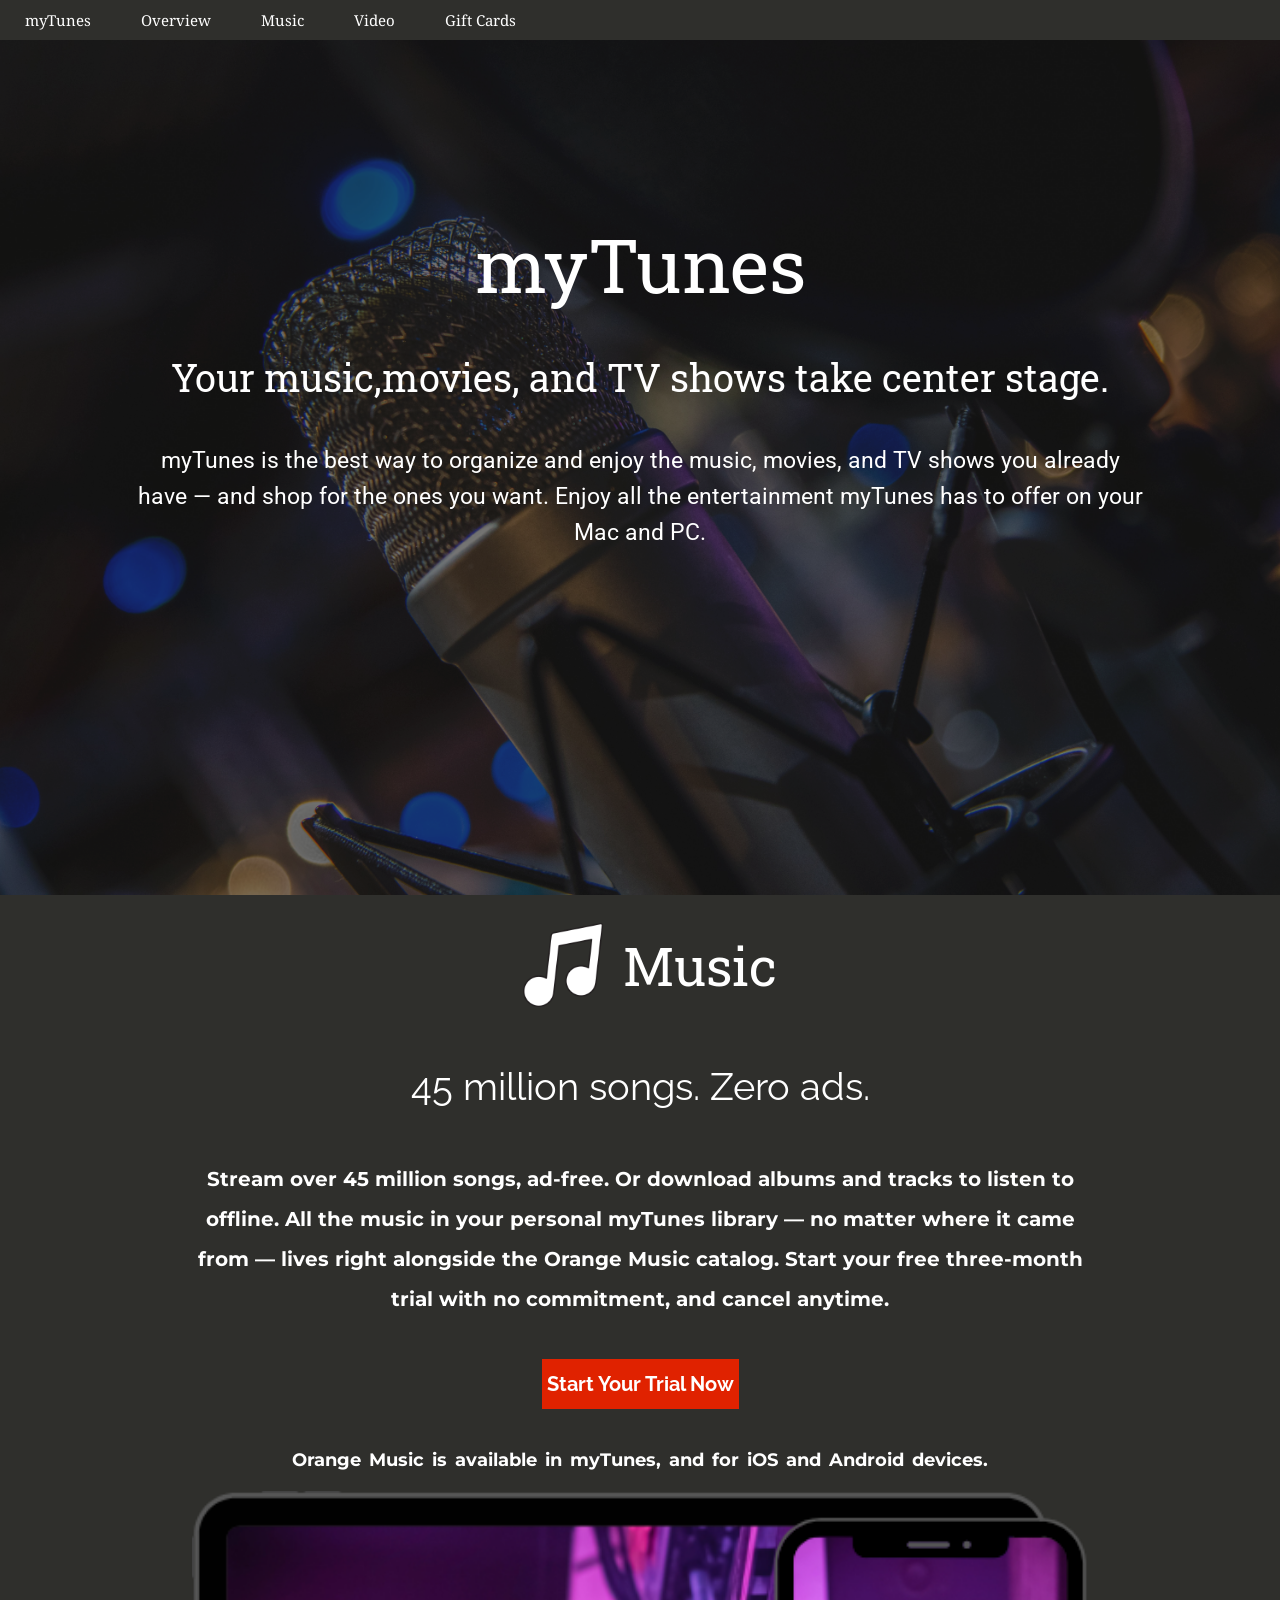
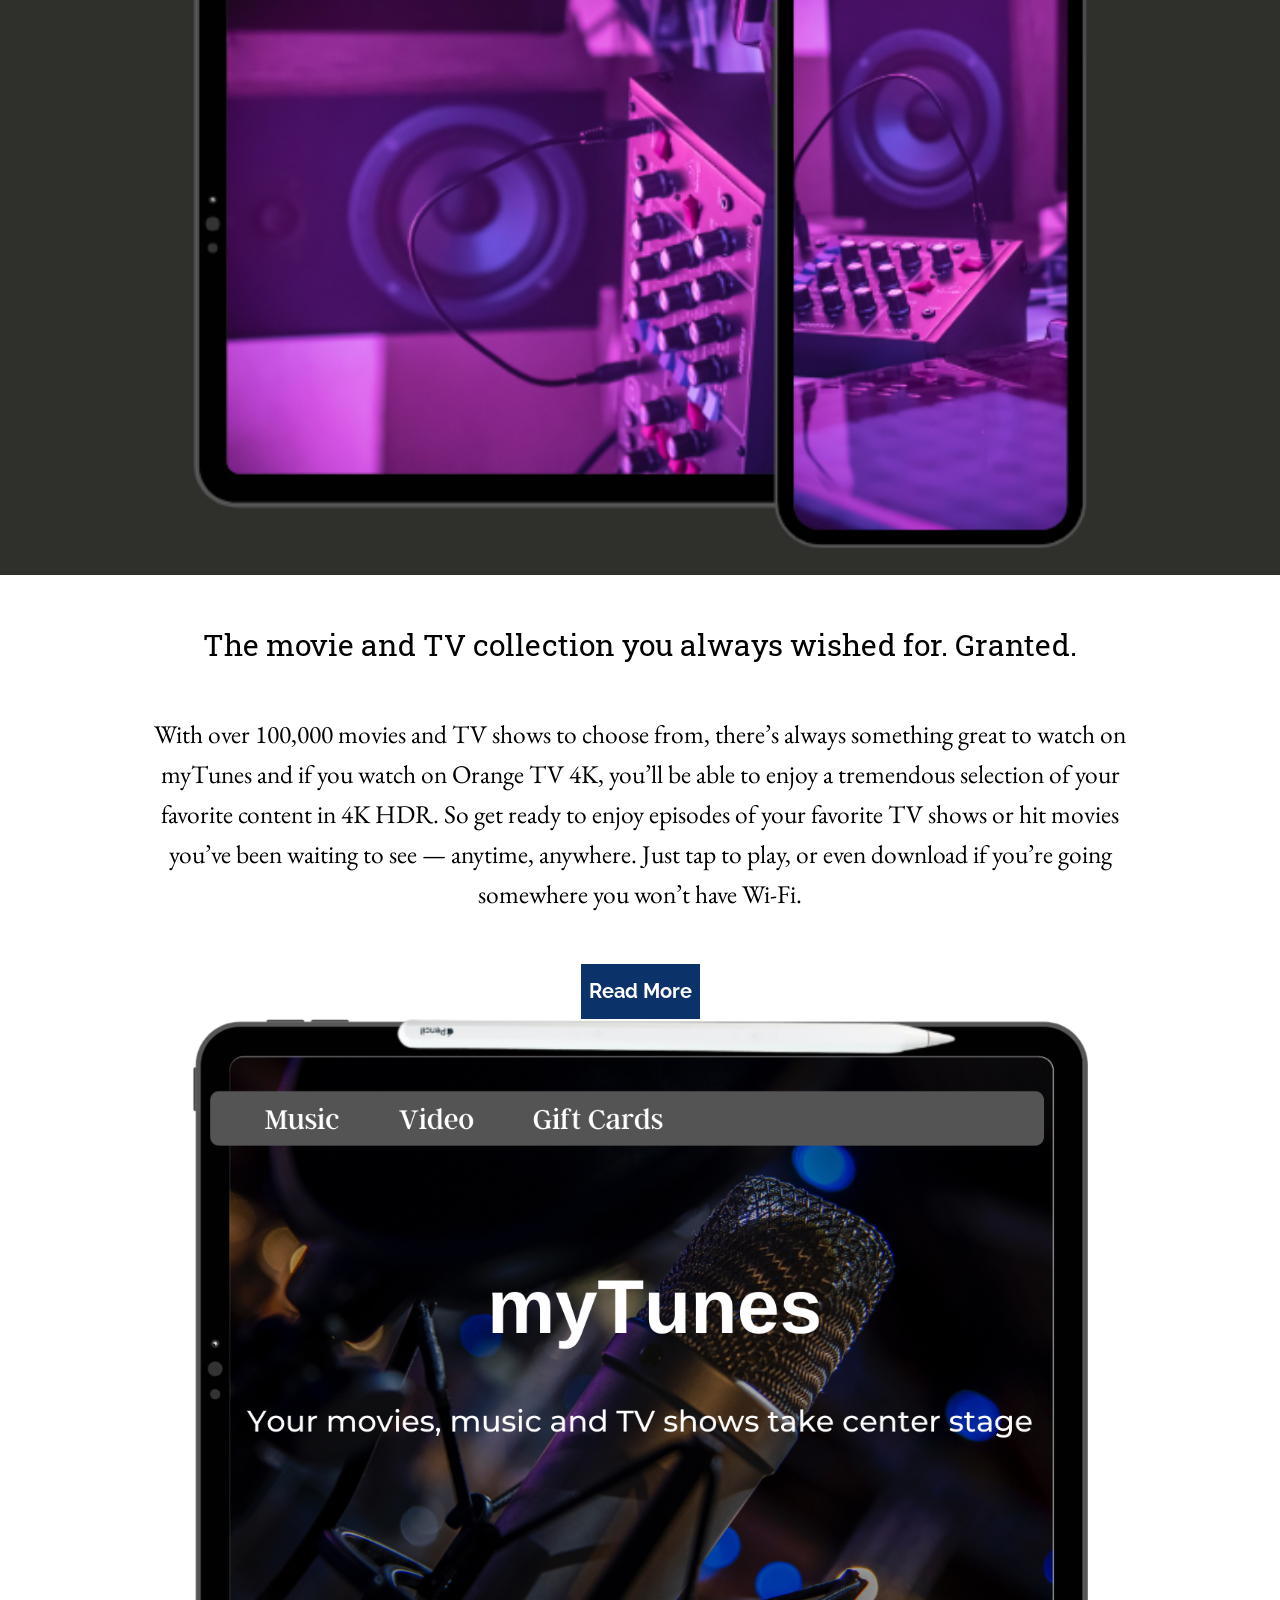
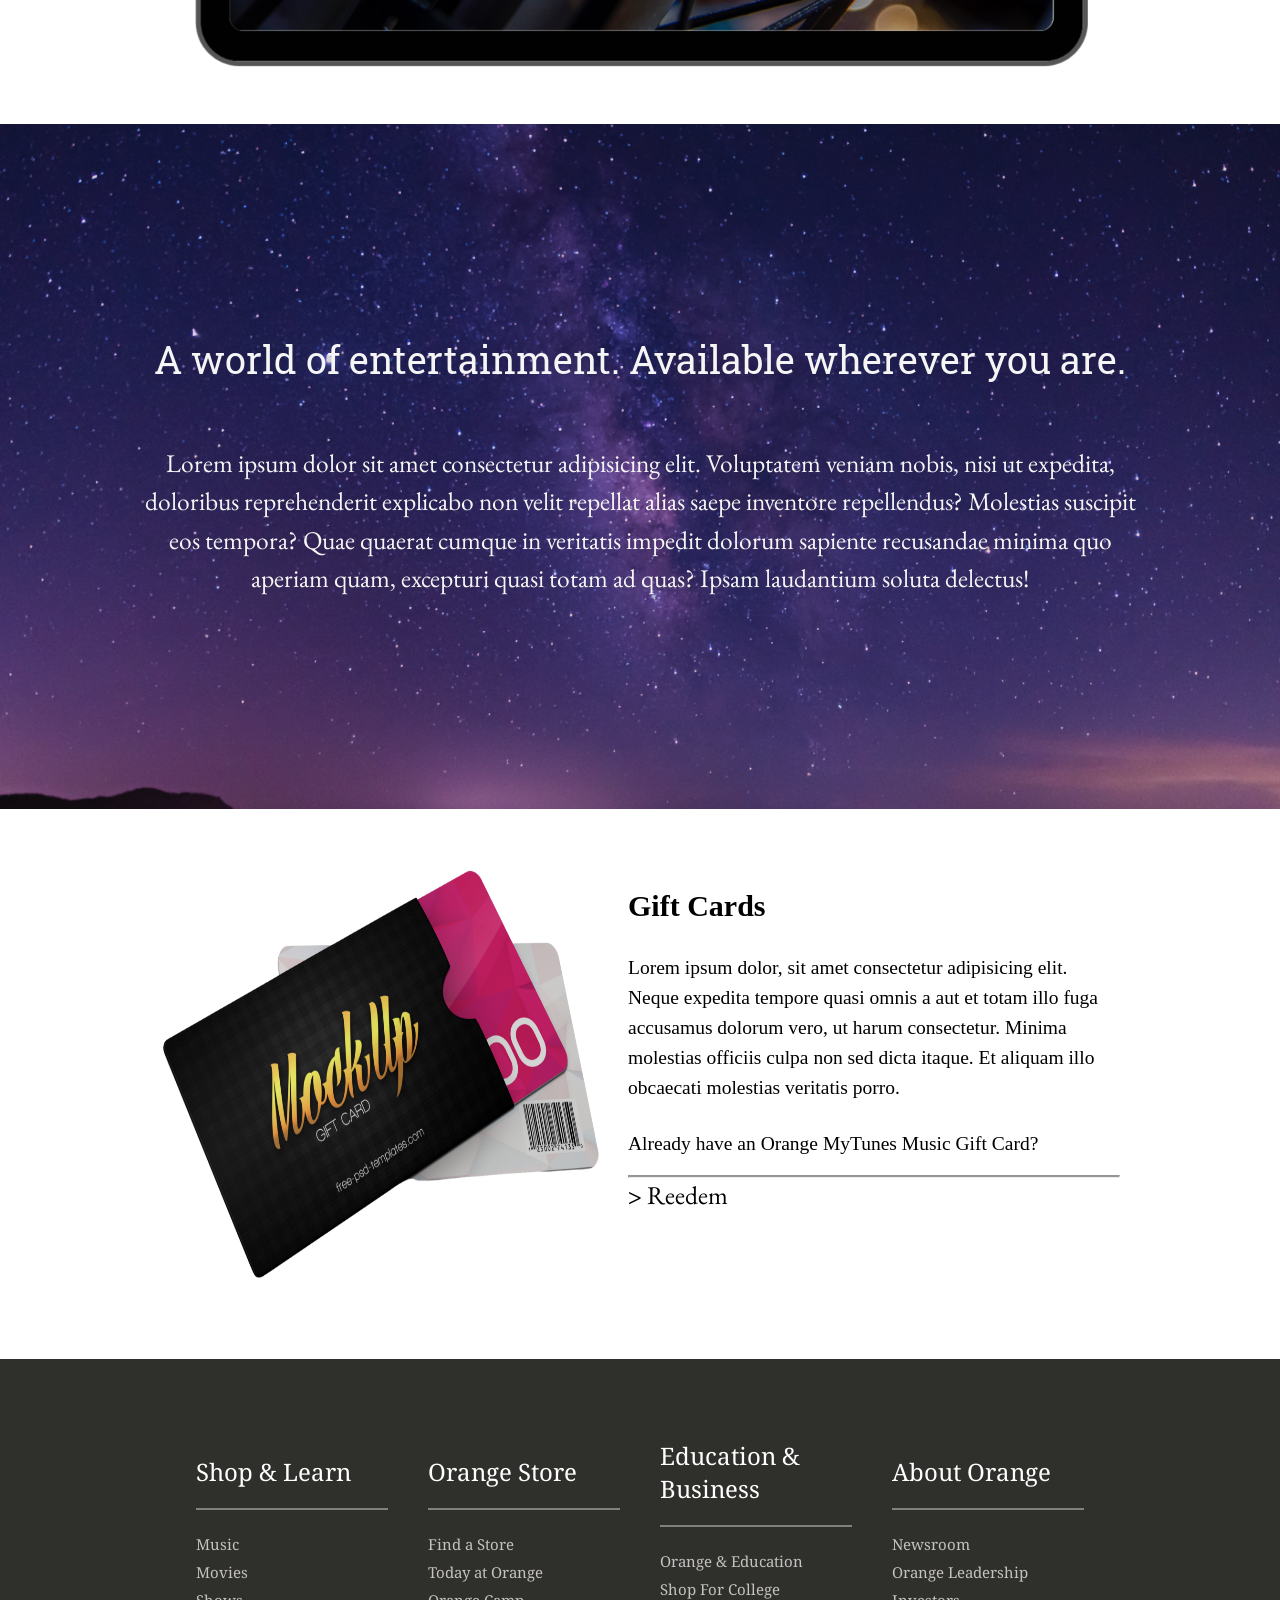
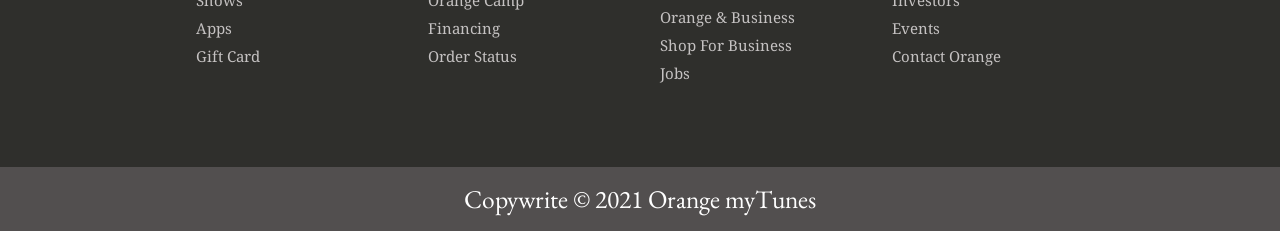
<file: index.html>
<!DOCTYPE html>
<html lang="en">

<head>
    <meta charset="UTF-8">
    <meta http-equiv="X-UA-Compatible" content="IE=edge">
    <meta name="viewport" content="width=device-width, initial-scale=1.0">
    <title>music-store-page</title>
    <link rel="stylesheet" href="style.css">
    <link href="https://fonts.googleapis.com/css2?family=Noto+Serif&display=swap" rel="stylesheet">
    <link href="https://fonts.googleapis.com/css2?family=Roboto+Slab:wght@500;600&display=swap" rel="stylesheet">
    <link href="https://fonts.googleapis.com/css2?family=Roboto+Slab:wght@300;500;600&family=Roboto:wght@300&display=swap" rel="stylesheet">
    <link href="https://fonts.googleapis.com/css2?family=Raleway:wght@600&display=swap" rel="stylesheet">
    <link href="https://fonts.googleapis.com/css2?family=Montserrat:wght@300&family=Raleway:wght@200&display=swap" rel="stylesheet">
    <link href="https://fonts.googleapis.com/css2?family=Montserrat:wght@300&family=Raleway:wght@200;500&display=swap" rel="stylesheet">
    <link href="https://fonts.googleapis.com/css2?family=EB+Garamond&display=swap" rel="stylesheet">
</head>




<body>
    <header>
        <div class="navbar">
            <a href="#">
                <li>myTunes</li>
            </a>
            <a href="#">
                <li>Overview</li>
            </a>
            <a href="#">
                <li>Music</li>
            </a>
            <a href="#">
                <li>Video</li>
            </a>
            <a href="">
                <li>Gift Cards</li>
            </a>
        </div>
    </header>
    <section class="section-1">

        <div class="main">
            <div class="font-color" id="heading-1">
                myTunes
            </div>
            <div class="font-color" id="heading-2">
                Your music,movies, and TV shows take center stage.
            </div>
            <div class="font-color i" id="content">
                myTunes is the best way to organize and enjoy the music, movies, and TV shows you already have — and shop for the ones you want. Enjoy all the entertainment myTunes has to offer on your Mac and PC.
            </div>
        </div>

    </section>
    <section class="section-2">
        <div class="main-div ">
            <div class="music flex">
                <div class="logo">
                    <img src="music-logo.png" alt="">
                </div>
                <div class="music-heading">
                    Music
                </div>
            </div>
            <div class="ads flex">
                45 million songs. Zero ads.
            </div>
            <div class="discription flex">
                Stream over 45 million songs, ad-free. Or download albums and tracks to listen to offline. All the music in your personal myTunes library — no matter where it came from — lives right alongside the Orange Music catalog. Start your free three-month trial
                with no commitment, and cancel anytime.
            </div>
            <div class="button-start flex">
                <button>Start Your Trial Now</button>
            </div>
            <div class="orange-heading flex">
                Orange Music is available in myTunes, and for iOS and Android devices.
            </div>
            <div class="image">
                <img src="final-image.png" alt="">
            </div>

        </div>
    </section>
    <section class="section-3">

        <div class="row-1">
            The movie and TV collection you always wished for. Granted.
        </div>
        <div class="row-2">
            With over 100,000 movies and TV shows to choose from, there’s always something great to watch on myTunes and if you watch on Orange TV 4K, you’ll be able to enjoy a tremendous selection of your favorite content in 4K HDR. So get ready to enjoy episodes
            of your favorite TV shows or hit movies you’ve been waiting to see — anytime, anywhere. Just tap to play, or even download if you’re going somewhere you won’t have Wi-Fi.
        </div>
        <div class="button-read-more">
            <button>Read More</button>
        </div>
        <div class="image-2">
            <img src="ipad-2-copy.png" alt="">
        </div>
    </section>
    <section class="section-4">
        <div class="world">
            A world of entertainment. Available wherever you are.
        </div>
        <div class="entertainment">
            Lorem ipsum dolor sit amet consectetur adipisicing elit. Voluptatem veniam nobis, nisi ut expedita, doloribus reprehenderit explicabo non velit repellat alias saepe inventore repellendus? Molestias suscipit eos tempora? Quae quaerat cumque in veritatis
            impedit dolorum sapiente recusandae minima quo aperiam quam, excepturi quasi totam ad quas? Ipsam laudantium soluta delectus!
        </div>
    </section>
    <section class="section-5">
        <div class="outside">
            <div class="column-1">
                <img src="Untitled design (58).png" alt="">
            </div>
            <div class="column-2">
                <div class="first">
                    Gift Cards
                </div>
                <div class="second">
                    Lorem ipsum dolor, sit amet consectetur adipisicing elit. Neque expedita tempore quasi omnis a aut et totam illo fuga accusamus dolorum vero, ut harum consectetur. Minima molestias officiis culpa non sed dicta itaque. Et aliquam illo obcaecati molestias
                    veritatis porro.
                </div>
                <div class="third">
                    Already have an Orange MyTunes Music Gift Card?
                </div>

                <hr>
                <div class="reedem">
                    <div class="arrow">
                        >
                    </div>
                    <div class="arrow-2">
                        Reedem
                    </div>
                </div>

            </div>
    </section>
    <section class="section-6">
        <div class="one">
            <div class="part-1">
                Shop & Learn
            </div>
            <hr color="grey">
            <div class="part-2">
                <div class="class">
                    Music
                </div>
                <div class="class">
                    Movies
                </div>
                <div class="class">
                    Shows
                </div>
                <div class="class">
                    Apps
                </div>
                <div class="class">
                    Gift Card
                </div>

            </div>
        </div>
        <div class="one">
            <div class="part-1">
                Orange Store
            </div>
            <hr color="grey">
            <div class="part-2">
                <div class="class">
                    Find a Store
                </div>
                <div class="class">
                    Today at Orange
                </div>
                <div class="class">
                    Orange Camp
                </div>
                <div class="class">
                    Financing
                </div>
                <div class="class">
                    Order Status
                </div>

            </div>

        </div>
        <div class="one">
            <div class="part-1">
                Education & Business
            </div>
            <hr color="grey">
            <div class="part-2">
                <div class="class">
                    Orange & Education
                </div>
                <div class="class">
                    Shop For College
                </div>
                <div class="class">
                    Orange & Business
                </div>
                <div class="class">
                    Shop For Business
                </div>
                <div class="class">
                    Jobs

                </div>

            </div>

        </div>
        <div class="one">
            <div class="part-1">
                About Orange
            </div>
            <hr color="grey">
            <div class="part-2">
                <div class="class">
                    Newsroom
                </div>
                <div class="class">
                    Orange Leadership
                </div>
                <div class="class">
                    Investors
                </div>
                <div class="class">
                    Events
                </div>
                <div class="class">

                    Contact Orange
                </div>

            </div>

        </div>

    </section>
    <footer>
        Copywrite &copy; 2021 Orange myTunes
    </footer>
</body>

</html>
</file>
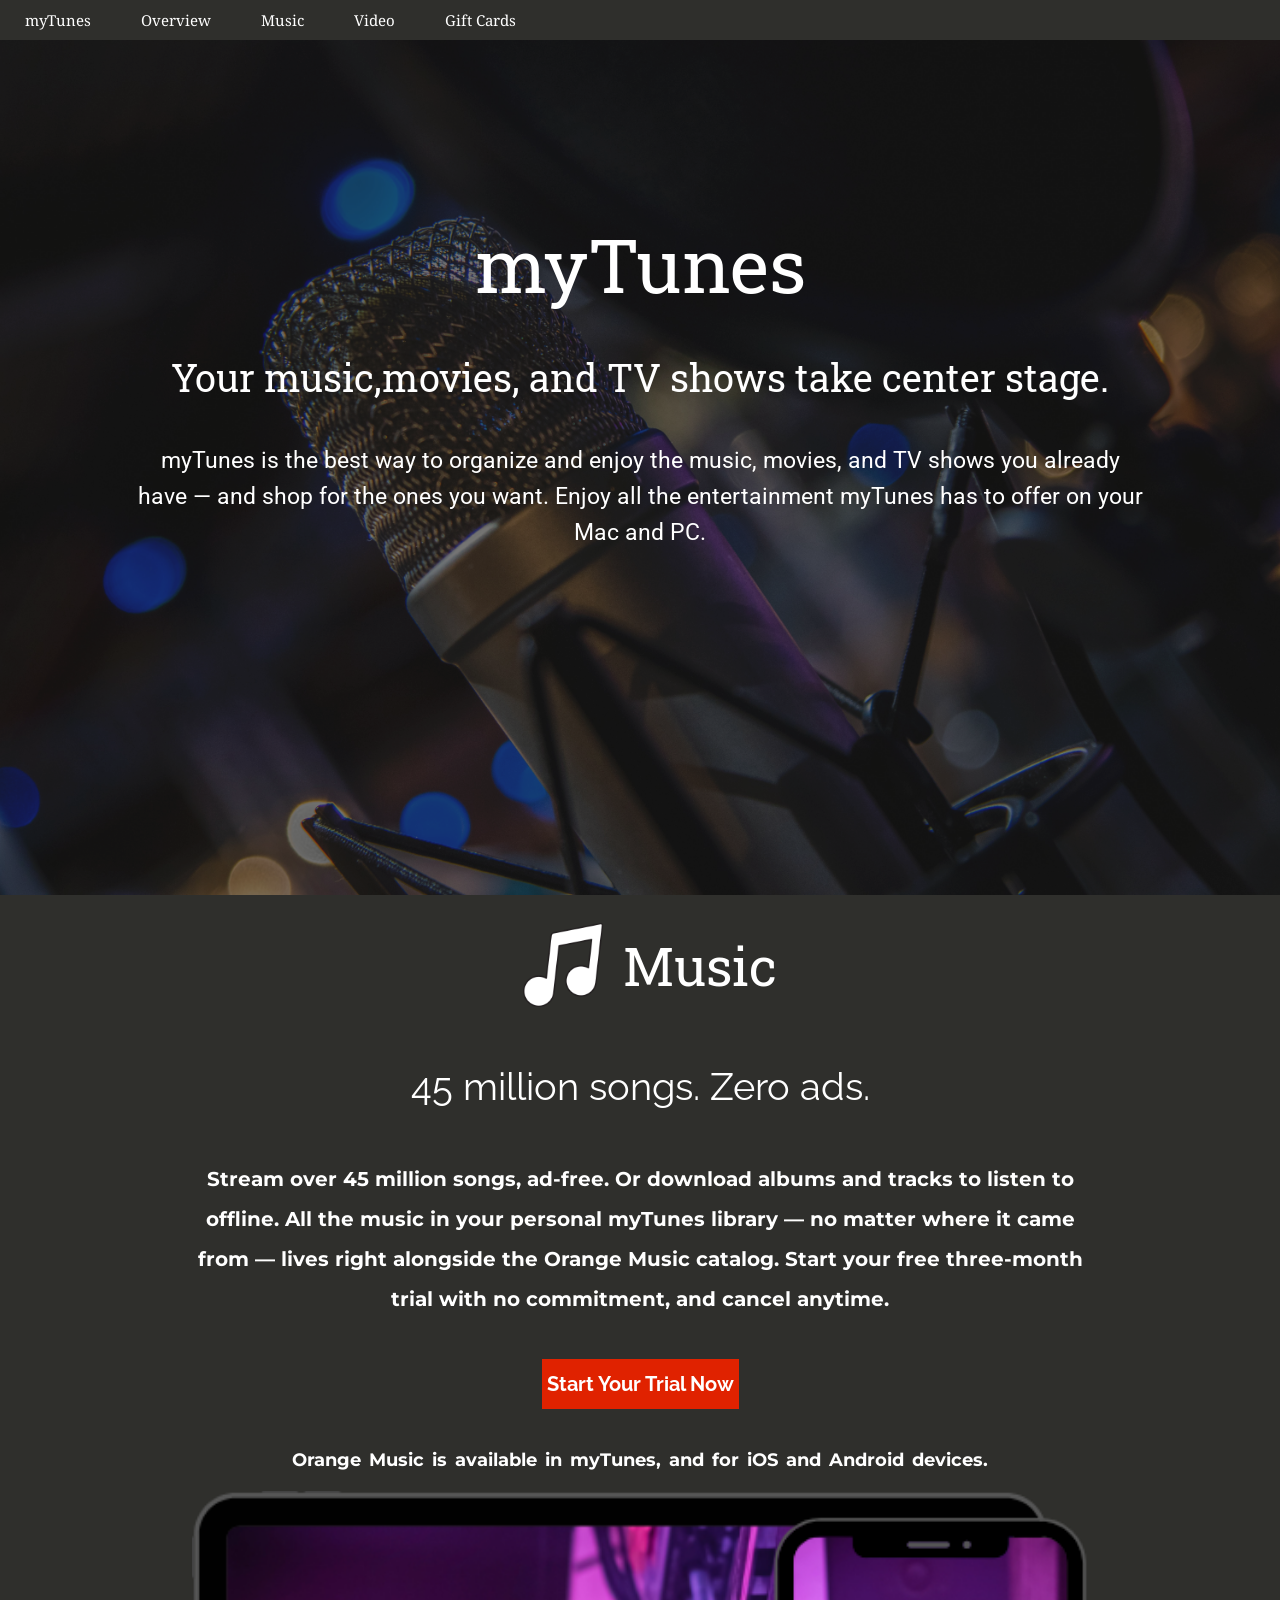
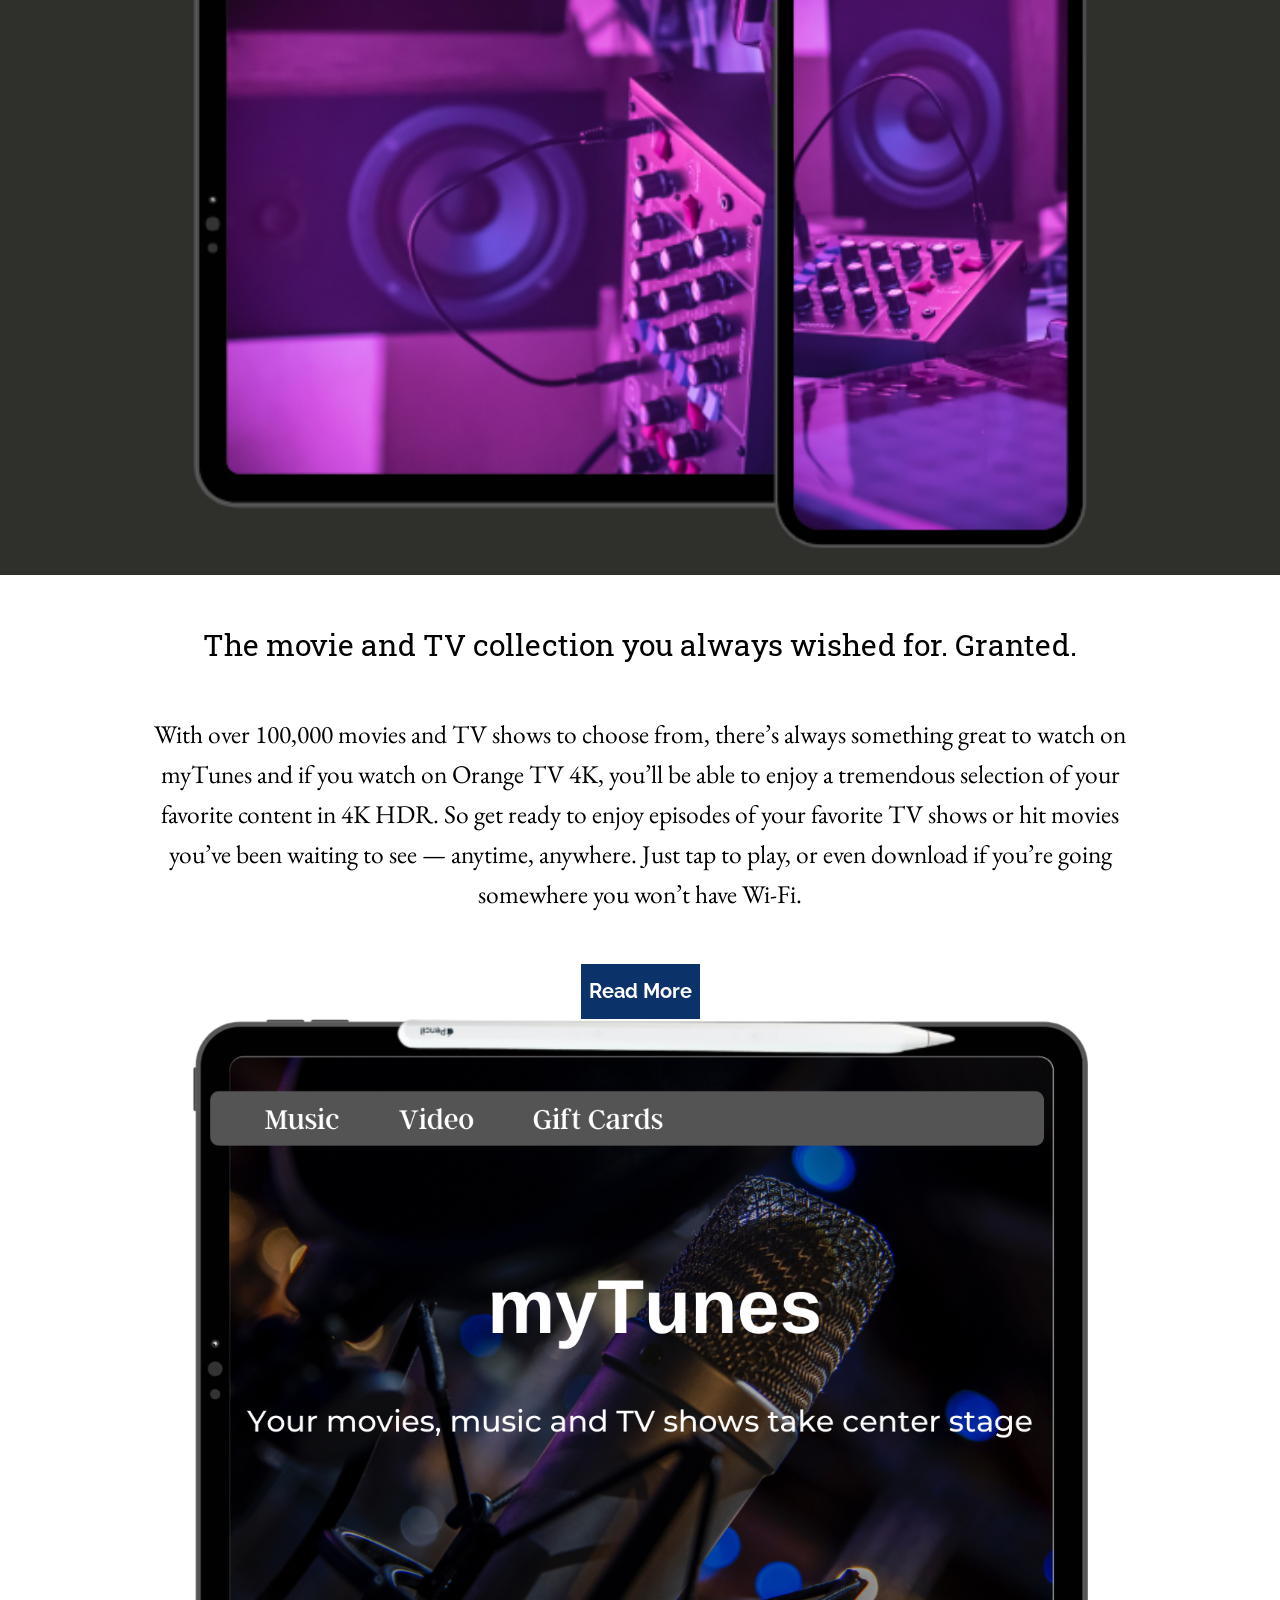
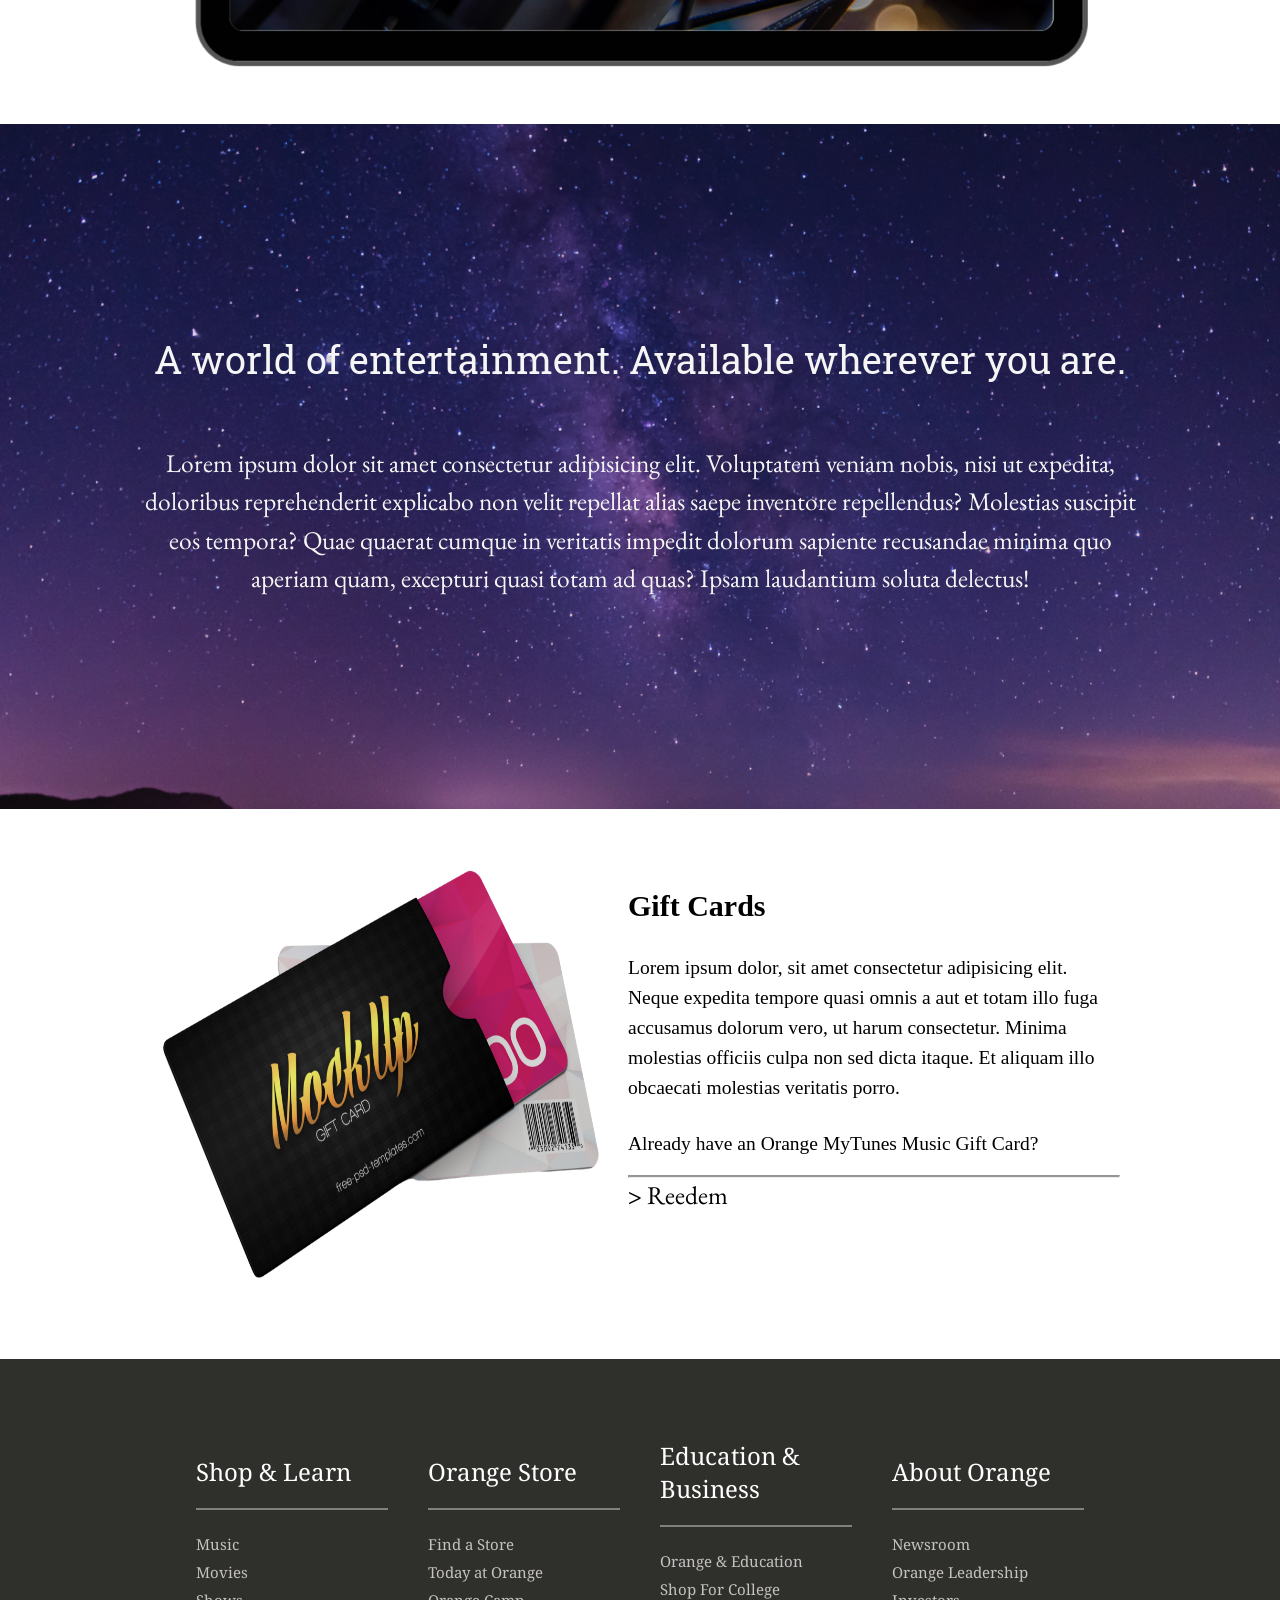
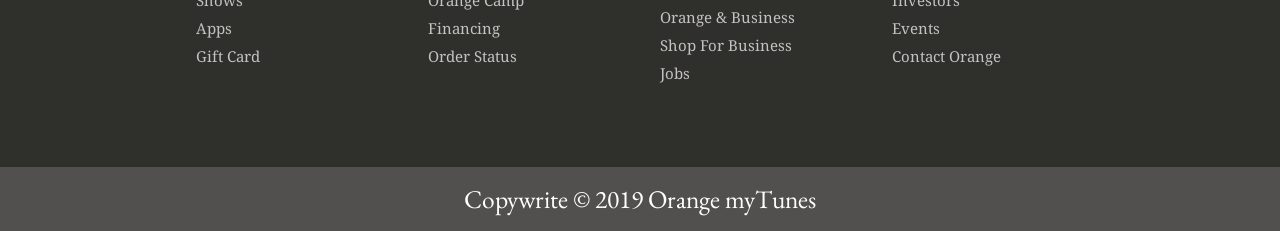
<file: music.html>
<!DOCTYPE html>
<html lang="en">

<head>
    <meta charset="UTF-8">
    <meta http-equiv="X-UA-Compatible" content="IE=edge">
    <meta name="viewport" content="width=device-width, initial-scale=1.0">
    <title>music-store-page</title>
</head>
<link rel="stylesheet" href="music.css">
<link href="https://fonts.googleapis.com/css2?family=Noto+Serif&display=swap" rel="stylesheet">
<link href="https://fonts.googleapis.com/css2?family=Roboto+Slab:wght@500;600&display=swap" rel="stylesheet">
<link href="https://fonts.googleapis.com/css2?family=Roboto+Slab:wght@300;500;600&family=Roboto:wght@300&display=swap" rel="stylesheet">
<link href="https://fonts.googleapis.com/css2?family=Raleway:wght@600&display=swap" rel="stylesheet">
<link href="https://fonts.googleapis.com/css2?family=Montserrat:wght@300&family=Raleway:wght@200&display=swap" rel="stylesheet">
<link href="https://fonts.googleapis.com/css2?family=Montserrat:wght@300&family=Raleway:wght@200;500&display=swap" rel="stylesheet">
<link href="https://fonts.googleapis.com/css2?family=EB+Garamond&display=swap" rel="stylesheet">



<body>
    <header>
        <div class="navbar">
            <a href="#">
                <li>myTunes</li>
            </a>
            <a href="#">
                <li>Overview</li>
            </a>
            <a href="#">
                <li>Music</li>
            </a>
            <a href="#">
                <li>Video</li>
            </a>
            <a href="">
                <li>Gift Cards</li>
            </a>
        </div>
    </header>
    <section class="section-1">

        <div class="main">
            <div class="font-color" id="heading-1">
                myTunes
            </div>
            <div class="font-color" id="heading-2">
                Your music,movies, and TV shows take center stage.
            </div>
            <div class="font-color i" id="content">
                myTunes is the best way to organize and enjoy the music, movies, and TV shows you already have — and shop for the ones you want. Enjoy all the entertainment myTunes has to offer on your Mac and PC.
            </div>
        </div>

    </section>
    <section class="section-2">
        <div class="main-div ">
            <div class="music flex">
                <div class="logo">
                    <img src="/music-logo.png" alt="">
                </div>
                <div class="music-heading">
                    Music
                </div>
            </div>
            <div class="ads flex">
                45 million songs. Zero ads.
            </div>
            <div class="discription flex">
                Stream over 45 million songs, ad-free. Or download albums and tracks to listen to offline. All the music in your personal myTunes library — no matter where it came from — lives right alongside the Orange Music catalog. Start your free three-month trial
                with no commitment, and cancel anytime.
            </div>
            <div class="button-start flex">
                <button>Start Your Trial Now</button>
            </div>
            <div class="orange-heading flex">
                Orange Music is available in myTunes, and for iOS and Android devices.
            </div>
            <div class="image">
                <img src="/final-image.png" alt="">
            </div>

        </div>
    </section>
    <section class="section-3">

        <div class="row-1">
            The movie and TV collection you always wished for. Granted.
        </div>
        <div class="row-2">
            With over 100,000 movies and TV shows to choose from, there’s always something great to watch on myTunes and if you watch on Orange TV 4K, you’ll be able to enjoy a tremendous selection of your favorite content in 4K HDR. So get ready to enjoy episodes
            of your favorite TV shows or hit movies you’ve been waiting to see — anytime, anywhere. Just tap to play, or even download if you’re going somewhere you won’t have Wi-Fi.
        </div>
        <div class="button-read-more">
            <button>Read More</button>
        </div>
        <div class="image-2">
            <img src="/ipad-2-copy.png" alt="">
        </div>
    </section>
    <section class="section-4">
        <div class="world">
            A world of entertainment. Available wherever you are.
        </div>
        <div class="entertainment">
            Lorem ipsum dolor sit amet consectetur adipisicing elit. Voluptatem veniam nobis, nisi ut expedita, doloribus reprehenderit explicabo non velit repellat alias saepe inventore repellendus? Molestias suscipit eos tempora? Quae quaerat cumque in veritatis
            impedit dolorum sapiente recusandae minima quo aperiam quam, excepturi quasi totam ad quas? Ipsam laudantium soluta delectus!
        </div>
    </section>
    <section class="section-5">
        <div class="outside">
            <div class="column-1">
                <img src="/Untitled design (58).png" alt="">
            </div>
            <div class="column-2">
                <div class="first">
                    Gift Cards
                </div>
                <div class="second">
                    Lorem ipsum dolor, sit amet consectetur adipisicing elit. Neque expedita tempore quasi omnis a aut et totam illo fuga accusamus dolorum vero, ut harum consectetur. Minima molestias officiis culpa non sed dicta itaque. Et aliquam illo obcaecati molestias
                    veritatis porro.
                </div>
                <div class="third">
                    Already have an Orange MyTunes Music Gift Card?
                </div>

                <hr>
                <div class="reedem">
                    <div class="arrow">
                        >
                    </div>
                    <div class="arrow-2">
                        Reedem
                    </div>
                </div>

            </div>
    </section>
    <section class="section-6">
        <div class="one">
            <div class="part-1">
                Shop & Learn
            </div>
            <hr color="grey">
            <div class="part-2">
                <div class="class">
                    Music
                </div>
                <div class="class">
                    Movies
                </div>
                <div class="class">
                    Shows
                </div>
                <div class="class">
                    Apps
                </div>
                <div class="class">
                    Gift Card
                </div>

            </div>
        </div>
        <div class="one">
            <div class="part-1">
                Orange Store
            </div>
            <hr color="grey">
            <div class="part-2">
                <div class="class">
                    Find a Store
                </div>
                <div class="class">
                    Today at Orange
                </div>
                <div class="class">
                    Orange Camp
                </div>
                <div class="class">
                    Financing
                </div>
                <div class="class">
                    Order Status
                </div>

            </div>

        </div>
        <div class="one">
            <div class="part-1">
                Education & Business
            </div>
            <hr color="grey">
            <div class="part-2">
                <div class="class">
                    Orange & Education
                </div>
                <div class="class">
                    Shop For College
                </div>
                <div class="class">
                    Orange & Business
                </div>
                <div class="class">
                    Shop For Business
                </div>
                <div class="class">
                    Jobs

                </div>

            </div>

        </div>
        <div class="one">
            <div class="part-1">
                About Orange
            </div>
            <hr color="grey">
            <div class="part-2">
                <div class="class">
                    Newsroom
                </div>
                <div class="class">
                    Orange Leadership
                </div>
                <div class="class">
                    Investors
                </div>
                <div class="class">
                    Events
                </div>
                <div class="class">

                    Contact Orange
                </div>

            </div>

        </div>

    </section>
    <footer>
        Copywrite &copy; 2019 Orange myTunes
    </footer>
</body>

</html>
</file>
<file: style.css>
* {
    margin: 0;
    padding: 0;
    font-size: 15px;
}

body {
    background-color: rgb(47 47 44);
    margin: 0;
    padding: 0;
    scroll-behavior: smooth;
}

.navbar {
    list-style: none;
    display: flex;
}

.navbar a {
    color: white;
    text-decoration: none;
    font-family: 'Noto Serif', serif;
    margin: 10px 25px;
}

.navbar a li {
    font-size: 1rem;
}

.section-1::before {
    content: " ";
    height: 95vh;
    width: 100%;
    background: rgb(47 47 44) url('mytunes.jpg') no-repeat center/cover;
    position: absolute;
    z-index: -1;
    opacity: 0.6;
}

.section-1 {
    color: white;
    height: 95vh;
    width: 100%;
}

.main {
    height: 80%;
    display: flex;
    flex-direction: column;
    justify-content: center;
    align-items: center;
}

.font-color {
    margin: 20px 0px;
    font-family: 'Roboto Slab', serif;
}

#heading-1 {
    font-size: 5rem;
}

#heading-2 {
    font-size: 2.5rem;
}

#content {
    width: 79%;
    font-family: 'Roboto', sans-serif;
    text-align: center;
    font-size: 1.5rem;
    text-align: center;
    line-height: 160%;
}

.logo {
    height: 10vh;
    margin: 5px 15px;
}

.logo img {
    height: 100%;
    width: 100%;
}

.section-2 {
    color: white;
    display: flex;
    justify-content: center;
}

.main-div {
    width: 70%;
}

.music {
    font-family: 'Roboto Slab', serif;
    margin: 20px 0px;
}

.ads {
    font-family: 'Raleway', sans-serif;
    font-size: 2.5rem;
    margin: 50px 20px;
}

.discription {
    font-family: 'Montserrat', sans-serif;
    text-align: center;
    font-size: 1.3rem;
    font-weight: bold;
    line-height: 40px;
}

.music-heading {
    font-size: 3.5rem;
}

.button-start {
    margin: 40px 0px;
}

.button-start button {
    background-color: #e02200;
    font-family: 'Raleway', sans-serif;
    color: white;
    height: 50px;
    font-weight: bold;
    font-size: 1.3rem;
    border: none;
    padding: 5px 5px;
}

.orange-heading {
    font-size: 1.2rem;
    font-family: 'Montserrat', sans-serif;
    word-spacing: 3px;
    font-weight: bold;
}

.flex {
    display: flex;
    align-items: center;
    justify-content: center;
}

.image {
    display: flex;
    align-items: flex-start;
}

.image img {
    padding: 20px 0px;
    height: 100%;
    width: 100%;
}

.section-3 {
    background-color: white;
    display: flex;
    flex-direction: column;
    align-items: center;
}

.row-1 {
    font-size: 2rem;
    font-family: 'Roboto Slab', serif;
    padding: 50px 0px;
}

.row-2 {
    width: 80%;
    font-family: 'EB Garamond', serif;
    font-size: 1.7rem;
    line-height: 40px;
    text-align: center;
}

.button-read-more {
    margin-top: 50px;
}

.button-read-more button {
    background-color: #022b63f5;
    font-family: 'Raleway', sans-serif;
    color: white;
    height: 55px;
    font-weight: bold;
    font-size: 1.3rem;
    border: none;
    padding: 8px 8px;
}

.image-2 {
    width: 70%;
    padding-bottom: 50px;
}

.image-2 img {
    width: 100%;
    height: 100%;
}

.section-4::before {
    content: " ";
    background: url('tyler-clemmensen-DQ_KYf1LF6E-unsplash.jpg') no-repeat center/cover;
    position: absolute;
    height: 70vh;
    width: 100%;
    z-index: -1;
    opacity: 0.8;
    padding: 50px 0px;
}

.section-4 {
    color: whitesmoke;
    display: flex;
    flex-direction: column;
    align-items: center;
    justify-content: center;
    height: 65vh;
    width: 100%;
    padding: 50px 0px;
}

.world {
    font-size: 2.5rem;
    font-family: 'Roboto Slab', serif;
}

.entertainment {
    font-family: 'EB Garamond', serif;
    width: 80%;
    font-size: 1.7rem;
    text-align: center;
    margin-top: 60px;
    line-height: 150%;
}

.section-5 {
    background-color: white;
    display: flex;
    justify-content: center;
}

.outside {
    display: flex;
    justify-content: center;
    margin: 50px 0px;
}

.column-1 {
    height: 50vh;
    width: 35%;
}

.column-1 img {
    height: 100%;
    width: 100%;
}

.column-2 {
    width: 40%;
}

.first {
    font-size: 2rem;
    font-weight: bold;
    padding: 30px 20px;
}

.second {
    font-size: 1.3rem;
    line-height: 30px;
    padding: 0px 20px;
}

.third {
    font-size: 1.3rem;
    padding: 0px 20px;
    padding-top: 30px;
}

.column-2 hr {
    border-top: rgba(133, 128, 128, 0.842) solid 2px;
    margin: 20px 0px 0px 20px;
}

.reedem {
    font-family: 'EB Garamond', serif;
    display: flex;
    padding-left: 20px;
}

.arrow {
    font-size: 1.7rem;
    font-weight: bolder;
}

.arrow-2 {
    padding-left: 5px;
    font-size: 1.7rem;
}

.section-6 {
    font-family: 'Noto Serif', serif;
    color: white;
    display: flex;
    justify-content: center;
}

.one {
    width: 15%;
    display: flex;
    flex-direction: column;
    justify-content: center;
    margin: 50px 20px;
    padding: 30px 0px;
}

.one hr {
    margin: 20px 0px;
}

.part-1 {
    font-size: 1.6rem;
}

.class {
    padding: 4px 0px;
}

.part-2 {
    color: rgb(197, 194, 194);
    font-size: 2rem;
}

footer {
    font-family: 'EB Garamond', serif;
    background-color: rgb(82, 79, 79);
    color: white;
    display: flex;
    justify-content: center;
    font-size: 1.7rem;
    padding: 15px 0px;
}
</file>
<file: music.css>
* {
    margin: 0;
    padding: 0;
    font-size: 15px;
}

body {
    background-color: rgb(47 47 44);
    margin: 0;
    padding: 0;
    scroll-behavior: smooth;
}

.navbar {
    list-style: none;
    display: flex;
}

.navbar a {
    color: white;
    text-decoration: none;
    font-family: 'Noto Serif', serif;
    margin: 10px 25px;
}

.navbar a li {
    font-size: 1rem;
}

.section-1::before {
    content: " ";
    height: 95vh;
    width: 100%;
    background: rgb(47 47 44) url('/mytunes.jpg') no-repeat center/cover;
    position: absolute;
    z-index: -1;
    opacity: 0.6;
}

.section-1 {
    color: white;
    height: 95vh;
    width: 100%;
}

.main {
    height: 80%;
    display: flex;
    flex-direction: column;
    justify-content: center;
    align-items: center;
}

.font-color {
    margin: 20px 0px;
    font-family: 'Roboto Slab', serif;
}

#heading-1 {
    font-size: 5rem;
}

#heading-2 {
    font-size: 2.5rem;
}

#content {
    width: 79%;
    font-family: 'Roboto', sans-serif;
    text-align: center;
    font-size: 1.5rem;
    text-align: center;
    line-height: 160%;
}

.logo {
    height: 10vh;
    margin: 5px 15px;
}

.logo img {
    height: 100%;
    width: 100%;
}

.section-2 {
    color: white;
    display: flex;
    justify-content: center;
}

.main-div {
    width: 70%;
}

.music {
    font-family: 'Roboto Slab', serif;
    margin: 20px 0px;
}

.ads {
    font-family: 'Raleway', sans-serif;
    font-size: 2.5rem;
    margin: 50px 20px;
}

.discription {
    font-family: 'Montserrat', sans-serif;
    text-align: center;
    font-size: 1.3rem;
    font-weight: bold;
    line-height: 40px;
}

.music-heading {
    font-size: 3.5rem;
}

.button-start {
    margin: 40px 0px;
}

.button-start button {
    background-color: #e02200;
    font-family: 'Raleway', sans-serif;
    color: white;
    height: 50px;
    font-weight: bold;
    font-size: 1.3rem;
    border: none;
    padding: 5px 5px;
}

.orange-heading {
    font-size: 1.2rem;
    font-family: 'Montserrat', sans-serif;
    word-spacing: 3px;
    font-weight: bold;
}

.flex {
    display: flex;
    align-items: center;
    justify-content: center;
}

.image {
    display: flex;
    align-items: flex-start;
}

.image img {
    padding: 20px 0px;
    height: 100%;
    width: 100%;
}

.section-3 {
    background-color: white;
    display: flex;
    flex-direction: column;
    align-items: center;
}

.row-1 {
    font-size: 2rem;
    font-family: 'Roboto Slab', serif;
    padding: 50px 0px;
}

.row-2 {
    width: 80%;
    font-family: 'EB Garamond', serif;
    font-size: 1.7rem;
    line-height: 40px;
    text-align: center;
}

.button-read-more {
    margin-top: 50px;
}

.button-read-more button {
    background-color: #022b63f5;
    font-family: 'Raleway', sans-serif;
    color: white;
    height: 55px;
    font-weight: bold;
    font-size: 1.3rem;
    border: none;
    padding: 8px 8px;
}

.image-2 {
    width: 70%;
    padding-bottom: 50px;
}

.image-2 img {
    width: 100%;
    height: 100%;
}

.section-4::before {
    content: " ";
    background: url('/tyler-clemmensen-DQ_KYf1LF6E-unsplash.jpg') no-repeat center/cover;
    position: absolute;
    height: 70vh;
    width: 100%;
    z-index: -1;
    opacity: 0.8;
    padding: 50px 0px;
}

.section-4 {
    color: whitesmoke;
    display: flex;
    flex-direction: column;
    align-items: center;
    justify-content: center;
    height: 65vh;
    width: 100%;
    padding: 50px 0px;
}

.world {
    font-size: 2.5rem;
    font-family: 'Roboto Slab', serif;
}

.entertainment {
    font-family: 'EB Garamond', serif;
    width: 80%;
    font-size: 1.7rem;
    text-align: center;
    margin-top: 60px;
    line-height: 150%;
}

.section-5 {
    background-color: white;
    display: flex;
    justify-content: center;
}

.outside {
    display: flex;
    justify-content: center;
    margin: 50px 0px;
}

.column-1 {
    height: 50vh;
    width: 35%;
}

.column-1 img {
    height: 100%;
    width: 100%;
}

.column-2 {
    width: 40%;
}

.first {
    font-size: 2rem;
    font-weight: bold;
    padding: 30px 20px;
}

.second {
    font-size: 1.3rem;
    line-height: 30px;
    padding: 0px 20px;
}

.third {
    font-size: 1.3rem;
    padding: 0px 20px;
    padding-top: 30px;
}

.column-2 hr {
    border-top: rgba(133, 128, 128, 0.842) solid 2px;
    margin: 20px 0px 0px 20px;
}

.reedem {
    font-family: 'EB Garamond', serif;
    display: flex;
    padding-left: 20px;
}

.arrow {
    font-size: 1.7rem;
    font-weight: bolder;
}

.arrow-2 {
    padding-left: 5px;
    font-size: 1.7rem;
}

.section-6 {
    font-family: 'Noto Serif', serif;
    color: white;
    display: flex;
    justify-content: center;
}

.one {
    width: 15%;
    display: flex;
    flex-direction: column;
    justify-content: center;
    margin: 50px 20px;
    padding: 30px 0px;
}

.one hr {
    margin: 20px 0px;
}

.part-1 {
    font-size: 1.6rem;
}

.class {
    padding: 4px 0px;
}

.part-2 {
    color: rgb(197, 194, 194);
    font-size: 2rem;
}

footer {
    font-family: 'EB Garamond', serif;
    background-color: rgb(82, 79, 79);
    color: white;
    display: flex;
    justify-content: center;
    font-size: 1.7rem;
    padding: 15px 0px;
}
</file>
